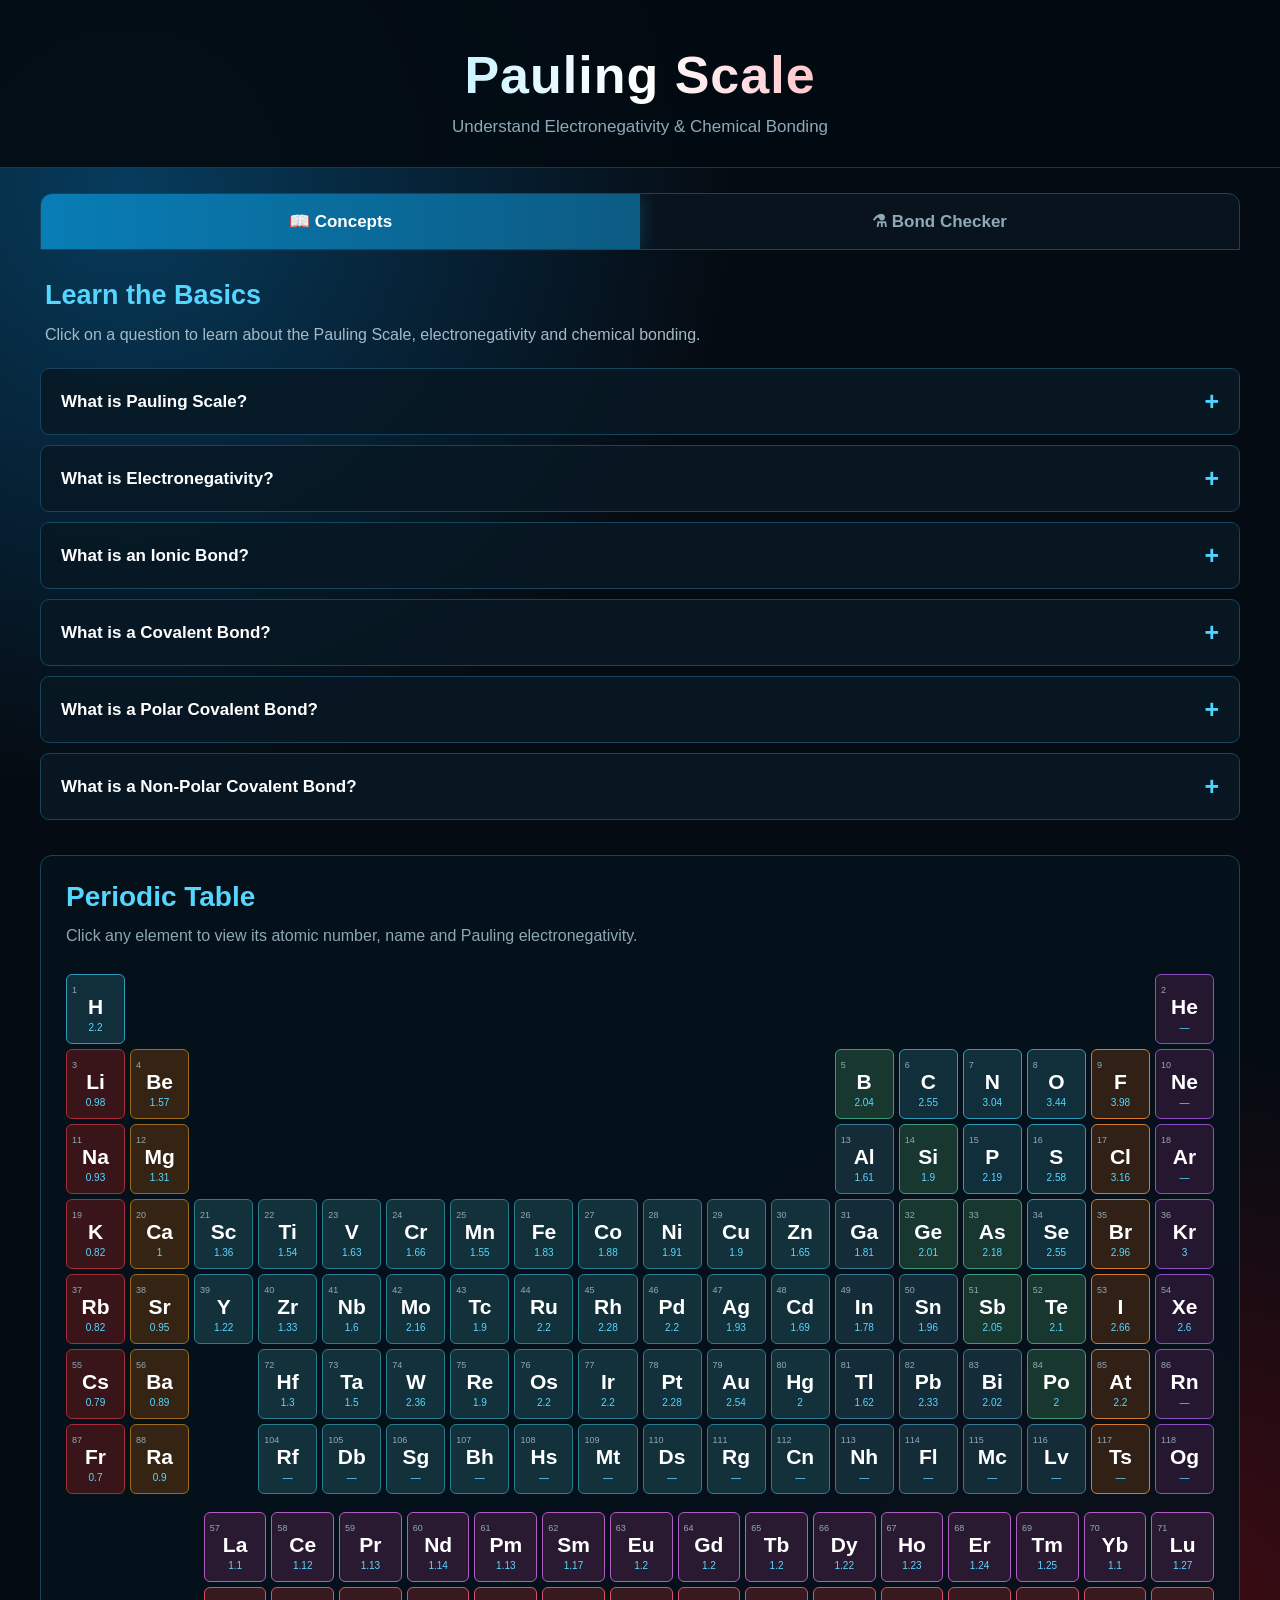
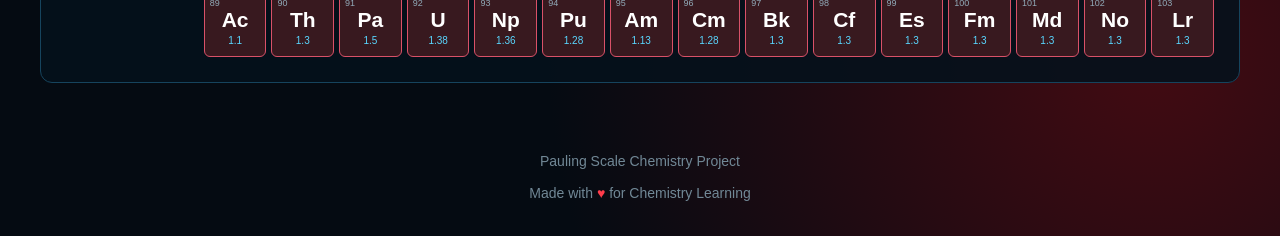
<file: index.html>
<!DOCTYPE html>
<html lang="en">

<head>

    <meta charset="UTF-8">

    <meta name="viewport"
          content="width=device-width, initial-scale=1.0">

    <title>Pauling Scale</title>

    <!-- CSS -->
    <link rel="stylesheet" href="style.css">

</head>


<body>


<!-- =====================================================
     HEADER
===================================================== -->

<header>

    <h1>Pauling Scale</h1>

    <p>
        Understand Electronegativity & Chemical Bonding
    </p>

</header>



<!-- =====================================================
     NAVIGATION TABS
===================================================== -->

<div class="tabs">

    <button
        class="tab-button active"
        onclick="openTab('concepts', this)"
    >
        📖 Concepts
    </button>


    <button
        class="tab-button"
        onclick="openTab('checker', this)"
    >
        ⚗ Bond Checker
    </button>

</div>



<!-- =====================================================
     CONCEPTS TAB
===================================================== -->

<div
    id="concepts"
    class="tab-content active"
>


    <div class="intro">

        <h2>Learn the Basics</h2>

        <p>
            Click on a question to learn about the
            Pauling Scale, electronegativity and
            chemical bonding.
        </p>

    </div>



    <!-- QUESTION 1 -->

    <div class="question-box">

        <button
            class="question"
            onclick="toggleAnswer(this)"
        >

            What is Pauling Scale?

            <span>+</span>

        </button>

        <div class="answer">

            The Pauling scale is used to measure the
            electronegativity of chemical elements.
            It shows how strongly an atom attracts
            shared electrons in a chemical bond.

        </div>

    </div>



    <!-- QUESTION 2 -->

    <div class="question-box">

        <button
            class="question"
            onclick="toggleAnswer(this)"
        >

            What is Electronegativity?

            <span>+</span>

        </button>

        <div class="answer">

            Electronegativity is the ability of an atom
            to attract shared electrons towards itself
            in a chemical bond.

            <br><br>

            Fluorine has the highest electronegativity
            on the Pauling scale.

        </div>

    </div>



    <!-- QUESTION 3 -->

    <div class="question-box">

        <button
            class="question"
            onclick="toggleAnswer(this)"
        >

            What is an Ionic Bond?

            <span>+</span>

        </button>

        <div class="answer">

            An ionic bond is formed when electrons are
            transferred from one atom to another.

            <br><br>

            Example: NaCl

        </div>

    </div>



    <!-- QUESTION 4 -->

    <div class="question-box">

        <button
            class="question"
            onclick="toggleAnswer(this)"
        >

            What is a Covalent Bond?

            <span>+</span>

        </button>

        <div class="answer">

            A covalent bond is formed when two atoms
            share electrons with each other.

            <br><br>

            Examples: H₂, Cl₂ and CH₄.

        </div>

    </div>



    <!-- QUESTION 5 -->

    <div class="question-box">

        <button
            class="question"
            onclick="toggleAnswer(this)"
        >

            What is a Polar Covalent Bond?

            <span>+</span>

        </button>

        <div class="answer">

            A polar covalent bond occurs when electrons
            are shared unequally between two atoms due
            to their difference in electronegativity.

            <br><br>

            Example: H–Cl

        </div>

    </div>



    <!-- QUESTION 6 -->

    <div class="question-box">

        <button
            class="question"
            onclick="toggleAnswer(this)"
        >

            What is a Non-Polar Covalent Bond?

            <span>+</span>

        </button>

        <div class="answer">

            A non-polar covalent bond occurs when
            electrons are shared equally between atoms.

            <br><br>

            Examples: H₂ and Cl₂.

        </div>

    </div>



    <!-- =================================================
         PERIODIC TABLE
    ================================================= -->

    <section class="periodic-section">

        <h2 class="periodic-title">
            Periodic Table
        </h2>

        <p class="periodic-description">

            Click any element to view its atomic number,
            name and Pauling electronegativity.

        </p>


        <div
            id="periodicTable"
            class="periodic-table"
        ></div>


        <div
            id="fBlock"
            class="f-block"
        ></div>


        <div
            id="elementInfo"
            class="element-info"
        ></div>

    </section>


</div>



<!-- =====================================================
     BOND CHECKER TAB
===================================================== -->

<div
    id="checker"
    class="tab-content"
>


    <div class="checker">

        <h2>⚗ Check Bond Type</h2>

        <p class="checker-description">

            Enter two electronegativity values or select
            elements from the Periodic Table.

        </p>


        <div class="checker-grid">


            <!-- EN VALUES -->

            <div class="checker-card">

                <h3>
                    🔵 Enter Electronegativity Values
                </h3>


                <input
                    type="number"
                    id="val1"
                    step="0.01"
                    placeholder="Element 1 EN"
                >


                <input
                    type="number"
                    id="val2"
                    step="0.01"
                    placeholder="Element 2 EN"
                >


                <button
                    class="check-button"
                    onclick="calculateBond()"
                >
                    Check Bond Type
                </button>

            </div>



            <!-- SYMBOLS -->

            <div class="checker-card symbol-card">

                <h3>
                    🔴 Enter Element Symbols
                </h3>


                <input
                    type="text"
                    id="el1"
                    placeholder="Element 1 (e.g., H)"
                >


                <input
                    type="text"
                    id="el2"
                    placeholder="Element 2 (e.g., O)"
                >


                <button
                    class="check-button red-button"
                    onclick="getFromBackend()"
                >
                    Check Using Symbols
                </button>

            </div>

        </div>



        <!-- RESULT -->

        <div
            class="result"
            id="result"
        >

            Enter values or select elements
            to check the bond type.

        </div>

    </div>

</div>



<!-- =====================================================
     FOOTER
===================================================== -->

<footer>

    Pauling Scale Chemistry Project

    <br><br>

    Made with <span>♥</span> for Chemistry Learning

</footer>



<!-- JavaScript -->

<script src="script.js"></script>


</body>

</html>
</file>
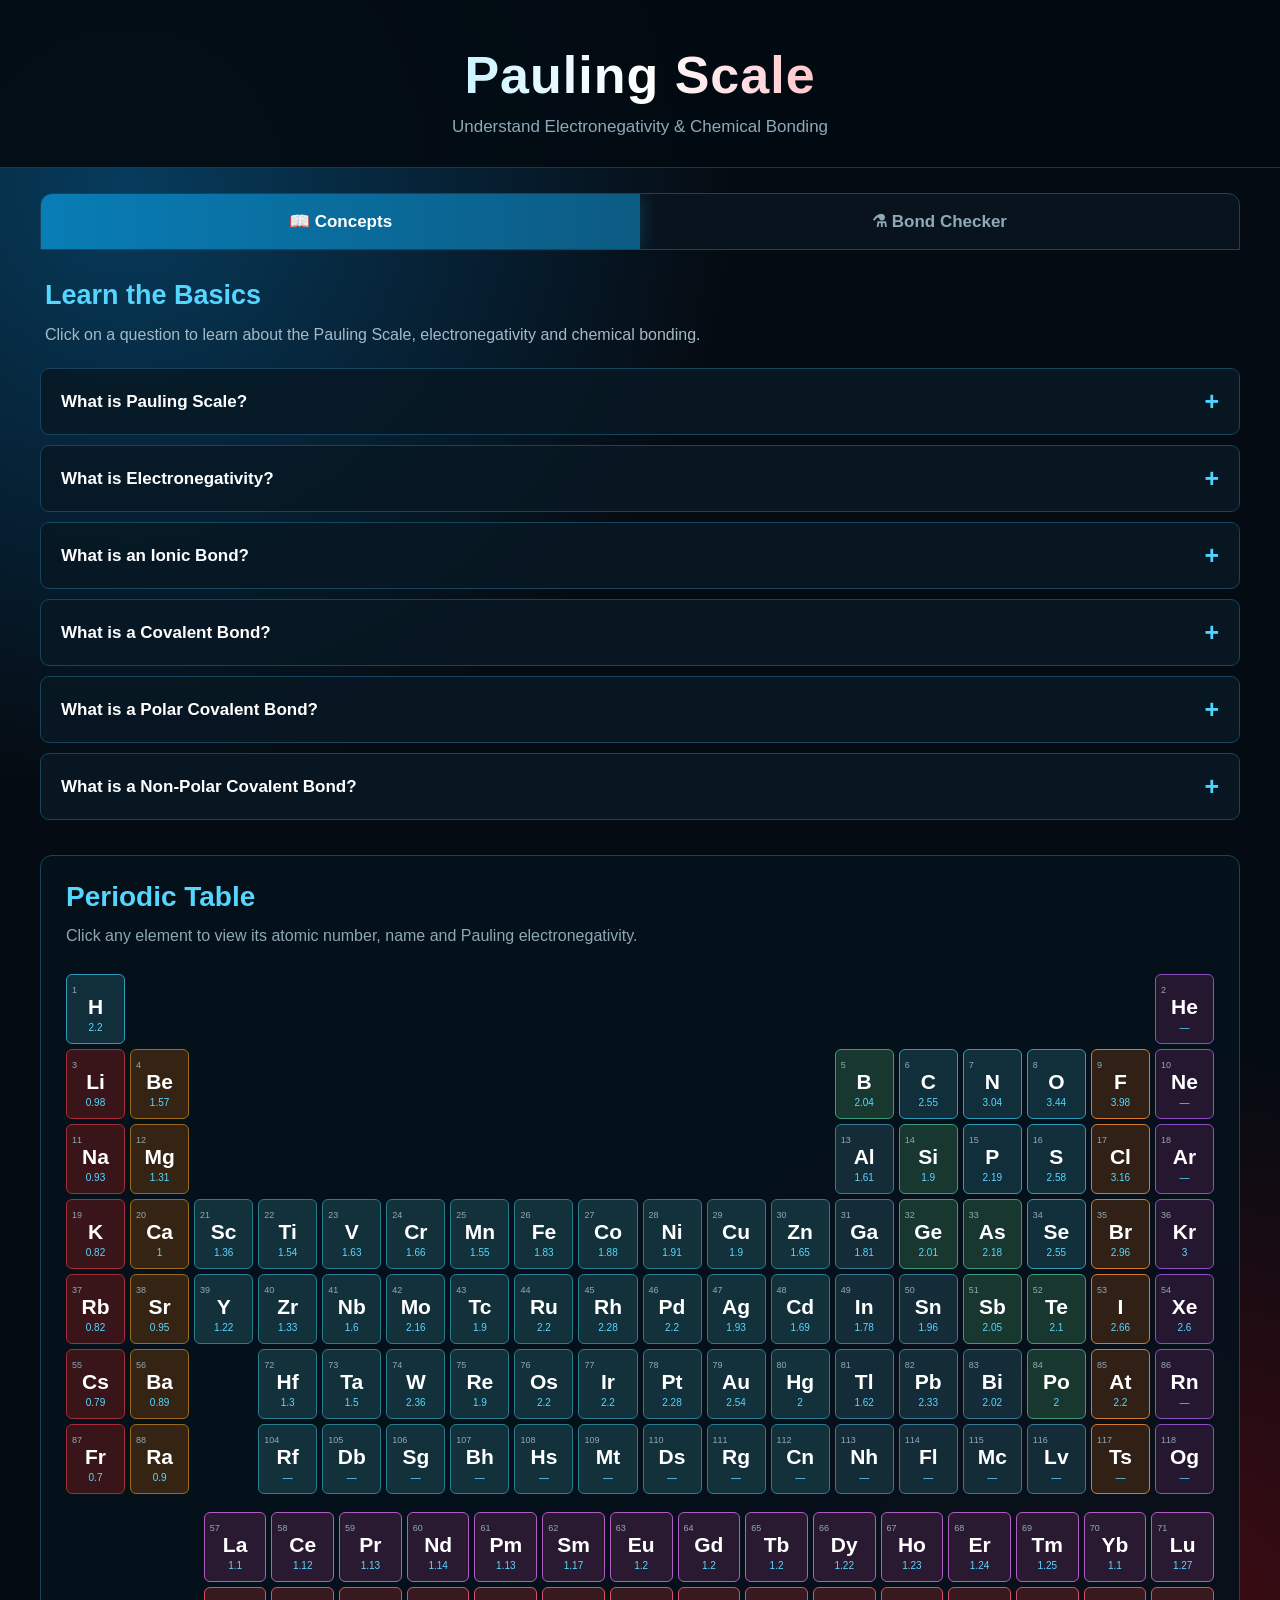
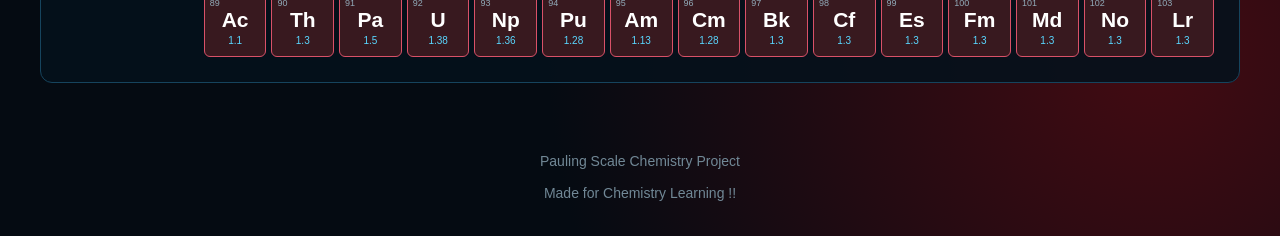
<file: Pauling Scale.html>
<!DOCTYPE html>
<html lang="en">

<head>
    <meta charset="UTF-8">
    <meta name="viewport" content="width=device-width, initial-scale=1.0">

    <title>Pauling Scale</title>

    <style>

        /* =====================================================
           GLOBAL
        ===================================================== */

        * {
            box-sizing: border-box;
            margin: 0;
            padding: 0;
        }

        body {
            font-family: Arial, sans-serif;
            background:
                radial-gradient(circle at 10% 10%, #073b5c 0%, transparent 30%),
                radial-gradient(circle at 90% 90%, #430b12 0%, transparent 30%),
                #050b12;

            color: #ffffff;
            min-height: 100vh;
        }


        /* =====================================================
           HEADER
        ===================================================== */

        header {
            text-align: center;
            padding: 45px 20px 30px;

            background: rgba(3, 10, 17, 0.9);

            border-bottom: 1px solid #14384c;
        }

        header h1 {
            font-size: 52px;
            font-weight: bold;
            letter-spacing: 1px;

            background: linear-gradient(
                90deg,
                #4ed8ff,
                #ffffff,
                #ff3848
            );

            -webkit-background-clip: text;
            -webkit-text-fill-color: transparent;
        }

        header p {
            margin-top: 12px;
            color: #8fa9b8;
            font-size: 17px;
        }


        /* =====================================================
           TABS
        ===================================================== */

        .tabs {
            width: 94%;
            max-width: 1200px;

            margin: 25px auto 0;

            display: flex;

            background: #08131d;

            border: 1px solid #17445d;

            border-radius: 12px 12px 0 0;

            overflow: hidden;
        }

        .tab-button {
            width: 50%;

            padding: 17px;

            background: transparent;

            border: none;

            color: #8fa9b8;

            font-size: 17px;
            font-weight: bold;

            cursor: pointer;

            transition: 0.3s;
        }

        .tab-button:hover {
            background: #0c2535;
            color: white;
        }

        .tab-button.active {
            background: linear-gradient(
                90deg,
                #087db6,
                #0c5b83
            );

            color: white;

            box-shadow:
                0 0 20px rgba(30, 190, 255, 0.25);
        }


        /* =====================================================
           TAB CONTENT
        ===================================================== */

        .tab-content {
            width: 94%;
            max-width: 1200px;

            margin: auto;

            display: none;

            animation: fadeIn 0.4s ease;
        }

        .tab-content.active {
            display: block;
        }

        @keyframes fadeIn {

            from {
                opacity: 0;
                transform: translateY(8px);
            }

            to {
                opacity: 1;
                transform: translateY(0);
            }

        }


        /* =====================================================
           CONCEPTS
        ===================================================== */

        .intro {
            padding: 30px 5px 20px;
        }

        .intro h2 {
            color: #55d6ff;
            margin-bottom: 10px;
            font-size: 27px;
        }

        .intro p {
            color: #a5bac5;
            line-height: 1.7;
        }


        /* =====================================================
           QUESTIONS
        ===================================================== */

        .question-box {
            margin-bottom: 10px;

            background: rgba(8, 24, 36, 0.85);

            border: 1px solid #16445d;

            border-radius: 9px;

            overflow: hidden;

            transition: 0.3s;
        }

        .question-box:hover {
            border-color: #24b9f2;

            box-shadow:
                0 0 15px rgba(20, 180, 255, 0.12);
        }

        .question {
            width: 100%;

            padding: 18px 20px;

            display: flex;
            justify-content: space-between;
            align-items: center;

            background: transparent;

            border: none;

            color: white;

            font-size: 17px;
            font-weight: bold;

            text-align: left;

            cursor: pointer;
        }

        .question span {
            color: #4fd4ff;
            font-size: 25px;

            transition: 0.3s;
        }

        .question.active span {
            transform: rotate(45deg);
            color: #ff3948;
        }

        .answer {
            max-height: 0;

            overflow: hidden;

            padding: 0 20px;

            color: #b2c7d1;

            line-height: 1.7;

            transition:
                max-height 0.35s ease,
                padding 0.35s ease;
        }

        .answer.show {
            max-height: 300px;

            padding:
                0 20px
                20px;
        }


        /* =====================================================
           PERIODIC TABLE SECTION
        ===================================================== */

        .periodic-section {

            margin-top: 35px;
            margin-bottom: 35px;

            padding: 25px;

            background: rgba(5, 17, 27, 0.9);

            border: 1px solid #16445d;

            border-radius: 12px;

            overflow-x: auto;
        }

        .periodic-title {

            color: #55d6ff;

            font-size: 28px;

            margin-bottom: 10px;

        }

        .periodic-description {

            color: #8ea7b5;

            margin-bottom: 25px;

            line-height: 1.6;

        }


        /* =====================================================
           PERIODIC TABLE GRID
        ===================================================== */

        .periodic-table {

            min-width: 1050px;

            display: grid;

            grid-template-columns:
                repeat(18, minmax(48px, 1fr));

            gap: 5px;

        }

        .element {

            min-height: 70px;

            padding: 5px;

            display: flex;

            flex-direction: column;

            align-items: center;

            justify-content: center;

            border-radius: 6px;

            border: 1px solid #24566f;

            background: #102633;

            cursor: pointer;

            transition: 0.2s;

            position: relative;

        }

        .element:hover {

            transform: scale(1.08);

            z-index: 10;

            border-color: #55d6ff;

            box-shadow:
                0 0 18px rgba(40, 200, 255, 0.45);

        }

        .element .number {

            font-size: 9px;

            color: #91aab8;

            align-self: flex-start;

        }

        .element .symbol {

            font-size: 21px;

            font-weight: bold;

            color: white;

        }

        .element .en {

            font-size: 10px;

            margin-top: 3px;

            color: #59d7ff;

        }


        /* Element categories */

        .alkali {
            background: #39151a;
            border-color: #a72b38;
        }

        .alkaline {
            background: #352414;
            border-color: #9b6a20;
        }

        .transition {
            background: #12313a;
            border-color: #287d91;
        }

        .post-transition {
            background: #142b38;
            border-color: #3b7894;
        }

        .metalloid {
            background: #18372f;
            border-color: #3b9b7b;
        }

        .nonmetal {
            background: #102f3a;
            border-color: #2d9bb7;
        }

        .halogen {
            background: #302016;
            border-color: #d47a30;
        }

        .noble {
            background: #25172f;
            border-color: #8d4fc2;
        }

        .lanthanide {
            background: #291a32;
            border-color: #b15bc5;
        }

        .actinide {
            background: #38191f;
            border-color: #d95168;
        }


        /* =====================================================
           F BLOCK
        ===================================================== */

        .f-block {

            margin-top: 18px;

            min-width: 1050px;

            display: grid;

            grid-template-columns:
                repeat(15, minmax(48px, 1fr));

            gap: 5px;

            padding-left: 12%;

        }


        /* =====================================================
           ELEMENT INFO
        ===================================================== */

        .element-info {

            margin-top: 25px;

            padding: 20px;

            display: none;

            background: #07131d;

            border: 1px solid #1c6886;

            border-radius: 10px;

        }

        .element-info.show {
            display: block;
        }

        .element-info h3 {

            color: #55d6ff;

            font-size: 25px;

            margin-bottom: 10px;

        }

        .element-info p {

            color: #b5c8d1;

            margin: 6px 0;

        }

        .element-info strong {
            color: white;
        }

        .select-element-button {

            margin-top: 15px;

            padding: 11px 18px;

            border: none;

            border-radius: 7px;

            background: #087fc1;

            color: white;

            cursor: pointer;

            font-weight: bold;

        }

        .select-element-button:hover {
            background: #0ba9e8;
        }


        /* =====================================================
           BOND CHECKER
        ===================================================== */

        .checker {

            margin-top: 35px;

            padding: 30px;

            background: rgba(7, 20, 30, 0.85);

            border: 1px solid #16445d;

            border-radius: 12px;

        }

        .checker h2 {

            color: #55d6ff;

            margin-bottom: 10px;

        }

        .checker-description {

            color: #91aab7;

            margin-bottom: 25px;

        }

        .checker-grid {

            display: grid;

            grid-template-columns: 1fr 1fr;

            gap: 25px;

        }

        .checker-card {

            padding: 22px;

            background: #081722;

            border: 1px solid #1a465e;

            border-radius: 10px;

        }

        .checker-card h3 {

            margin-bottom: 18px;

            color: white;

        }

        .symbol-card {

            border-color: rgba(255, 50, 65, 0.45);

        }


        /* =====================================================
           INPUTS
        ===================================================== */

        input {

            width: 100%;

            padding: 13px 15px;

            margin-bottom: 12px;

            background: #050d14;

            color: white;

            border: 1px solid #28526a;

            border-radius: 7px;

            outline: none;

            font-size: 15px;

        }

        input:focus {

            border-color: #28c7ff;

            box-shadow:
                0 0 10px rgba(40, 199, 255, 0.15);

        }


        /* =====================================================
           BUTTONS
        ===================================================== */

        .check-button {

            width: 100%;

            padding: 13px;

            border: none;

            border-radius: 7px;

            background:
                linear-gradient(
                    90deg,
                    #087fc1,
                    #12aee8
                );

            color: white;

            font-size: 15px;

            font-weight: bold;

            cursor: pointer;

            transition: 0.3s;

        }

        .check-button:hover {

            transform: translateY(-2px);

            box-shadow:
                0 5px 20px rgba(0, 174, 255, 0.25);

        }

        .red-button {

            background:
                linear-gradient(
                    90deg,
                    #d91f30,
                    #ff3c4b
                );

        }

        .red-button:hover {

            box-shadow:
                0 5px 20px rgba(255, 50, 65, 0.25);

        }


        /* =====================================================
           RESULT
        ===================================================== */

        .result {

            margin-top: 25px;

            padding: 20px;

            text-align: center;

            background: #050d14;

            border: 1px solid #20526b;

            border-radius: 9px;

            color: #55d6ff;

            font-size: 18px;

            min-height: 60px;

            display: flex;

            align-items: center;

            justify-content: center;

        }


        /* =====================================================
           FOOTER
        ===================================================== */

        footer {

            text-align: center;

            padding: 35px 20px;

            color: #718896;

            font-size: 14px;

        }

        footer span {
            color: #ff3c4b;
        }


        /* =====================================================
           RESPONSIVE
        ===================================================== */

        @media(max-width: 700px) {

            header h1 {
                font-size: 38px;
            }

            header p {
                font-size: 14px;
            }

            .checker-grid {
                grid-template-columns: 1fr;
            }

            .tabs {
                width: 95%;
            }

            .tab-content {
                width: 95%;
            }

            .periodic-section,
            .checker {
                padding: 18px;
            }

        }

    </style>

</head>


<body>


<!-- =====================================================
     HEADER
===================================================== -->

<header>

    <h1>Pauling Scale</h1>

    <p>
        Understand Electronegativity & Chemical Bonding
    </p>

</header>



<!-- =====================================================
     TABS
===================================================== -->

<div class="tabs">

    <button
        class="tab-button active"
        onclick="openTab('concepts', this)"
    >
        📖 Concepts
    </button>

    <button
        class="tab-button"
        onclick="openTab('checker', this)"
    >
        ⚗ Bond Checker
    </button>

</div>



<!-- =====================================================
     CONCEPTS TAB
===================================================== -->

<div
    id="concepts"
    class="tab-content active"
>


    <div class="intro">

        <h2>Learn the Basics</h2>

        <p>
            Click on a question to learn about the
            Pauling Scale, electronegativity and
            chemical bonding.
        </p>

    </div>



    <!-- QUESTION 1 -->

    <div class="question-box">

        <button
            class="question"
            onclick="toggleAnswer(this)"
        >

            What is Pauling Scale?

            <span>+</span>

        </button>

        <div class="answer">

            The Pauling scale is used to measure the
            electronegativity of chemical elements.
            It shows how strongly an atom attracts
            shared electrons in a chemical bond.

        </div>

    </div>



    <!-- QUESTION 2 -->

    <div class="question-box">

        <button
            class="question"
            onclick="toggleAnswer(this)"
        >

            What is Electronegativity?

            <span>+</span>

        </button>

        <div class="answer">

            Electronegativity is the ability of an atom
            to attract shared electrons towards itself
            in a chemical bond.

            <br><br>

            Fluorine has the highest electronegativity
            on the Pauling scale.

        </div>

    </div>



    <!-- QUESTION 3 -->

    <div class="question-box">

        <button
            class="question"
            onclick="toggleAnswer(this)"
        >

            What is an Ionic Bond?

            <span>+</span>

        </button>

        <div class="answer">

            An ionic bond is formed when electrons are
            transferred from one atom to another.

            <br><br>

            Example: NaCl

        </div>

    </div>



    <!-- QUESTION 4 -->

    <div class="question-box">

        <button
            class="question"
            onclick="toggleAnswer(this)"
        >

            What is a Covalent Bond?

            <span>+</span>

        </button>

        <div class="answer">

            A covalent bond is formed when two atoms
            share electrons with each other.

            <br><br>

            Examples: H₂, Cl₂ and CH₄.

        </div>

    </div>



    <!-- QUESTION 5 -->

    <div class="question-box">

        <button
            class="question"
            onclick="toggleAnswer(this)"
        >

            What is a Polar Covalent Bond?

            <span>+</span>

        </button>

        <div class="answer">

            A polar covalent bond occurs when electrons
            are shared unequally between two atoms due
            to their difference in electronegativity.

            <br><br>

            Example: H–Cl

        </div>

    </div>



    <!-- QUESTION 6 -->

    <div class="question-box">

        <button
            class="question"
            onclick="toggleAnswer(this)"
        >

            What is a Non-Polar Covalent Bond?

            <span>+</span>

        </button>

        <div class="answer">

            A non-polar covalent bond occurs when
            electrons are shared equally between atoms.

            <br><br>

            Examples: H₂ and Cl₂.

        </div>

    </div>



    <!-- =================================================
         PERIODIC TABLE
    ================================================= -->

    <section class="periodic-section">

        <h2 class="periodic-title">
            Periodic Table
        </h2>

        <p class="periodic-description">

            Click any element to view its atomic number,
            name and Pauling electronegativity.

        </p>


        <!-- MAIN PERIODIC TABLE -->

        <div
            id="periodicTable"
            class="periodic-table"
        ></div>


        <!-- LANTHANIDES + ACTINIDES -->

        <div
            id="fBlock"
            class="f-block"
        ></div>


        <!-- ELEMENT INFORMATION -->

        <div
            id="elementInfo"
            class="element-info"
        ></div>

    </section>


</div>



<!-- =====================================================
     BOND CHECKER TAB
===================================================== -->

<div
    id="checker"
    class="tab-content"
>


    <div class="checker">

        <h2>⚗ Check Bond Type</h2>

        <p class="checker-description">

            Enter two electronegativity values or select
            elements from the Periodic Table.

        </p>


        <div class="checker-grid">


            <!-- VALUES -->

            <div class="checker-card">

                <h3>
                    🔵 Enter Electronegativity Values
                </h3>

                <input
                    type="number"
                    id="val1"
                    step="0.01"
                    placeholder="Element 1 EN"
                >

                <input
                    type="number"
                    id="val2"
                    step="0.01"
                    placeholder="Element 2 EN"
                >

                <button
                    class="check-button"
                    onclick="calculateBond()"
                >
                    Check Bond Type
                </button>

            </div>



            <!-- SYMBOLS -->

            <div class="checker-card symbol-card">

                <h3>
                    🔴 Enter Element Symbols
                </h3>

                <input
                    type="text"
                    id="el1"
                    placeholder="Element 1 (e.g., H)"
                >

                <input
                    type="text"
                    id="el2"
                    placeholder="Element 2 (e.g., O)"
                >

                <button
                    class="check-button red-button"
                    onclick="getFromBackend()"
                >
                    Check Using Symbols
                </button>

            </div>

        </div>


        <div
            class="result"
            id="result"
        >

            Enter values or select elements
            to check the bond type.

        </div>

    </div>

</div>



<!-- =====================================================
     FOOTER
===================================================== -->

<footer>

    Pauling Scale Chemistry Project

    <br><br>

    Made for Chemistry Learning !!

</footer>



<script>


/* =====================================================
   PERIODIC TABLE DATA

   [atomic number, symbol, name, electronegativity,
    category, period, group]
===================================================== */

const elements = [

    [1,"H","Hydrogen",2.20,"nonmetal",1,1],
    [2,"He","Helium",null,"noble",1,18],

    [3,"Li","Lithium",0.98,"alkali",2,1],
    [4,"Be","Beryllium",1.57,"alkaline",2,2],
    [5,"B","Boron",2.04,"metalloid",2,13],
    [6,"C","Carbon",2.55,"nonmetal",2,14],
    [7,"N","Nitrogen",3.04,"nonmetal",2,15],
    [8,"O","Oxygen",3.44,"nonmetal",2,16],
    [9,"F","Fluorine",3.98,"halogen",2,17],
    [10,"Ne","Neon",null,"noble",2,18],

    [11,"Na","Sodium",0.93,"alkali",3,1],
    [12,"Mg","Magnesium",1.31,"alkaline",3,2],
    [13,"Al","Aluminium",1.61,"post-transition",3,13],
    [14,"Si","Silicon",1.90,"metalloid",3,14],
    [15,"P","Phosphorus",2.19,"nonmetal",3,15],
    [16,"S","Sulfur",2.58,"nonmetal",3,16],
    [17,"Cl","Chlorine",3.16,"halogen",3,17],
    [18,"Ar","Argon",null,"noble",3,18],

    [19,"K","Potassium",0.82,"alkali",4,1],
    [20,"Ca","Calcium",1.00,"alkaline",4,2],
    [21,"Sc","Scandium",1.36,"transition",4,3],
    [22,"Ti","Titanium",1.54,"transition",4,4],
    [23,"V","Vanadium",1.63,"transition",4,5],
    [24,"Cr","Chromium",1.66,"transition",4,6],
    [25,"Mn","Manganese",1.55,"transition",4,7],
    [26,"Fe","Iron",1.83,"transition",4,8],
    [27,"Co","Cobalt",1.88,"transition",4,9],
    [28,"Ni","Nickel",1.91,"transition",4,10],
    [29,"Cu","Copper",1.90,"transition",4,11],
    [30,"Zn","Zinc",1.65,"transition",4,12],
    [31,"Ga","Gallium",1.81,"post-transition",4,13],
    [32,"Ge","Germanium",2.01,"metalloid",4,14],
    [33,"As","Arsenic",2.18,"metalloid",4,15],
    [34,"Se","Selenium",2.55,"nonmetal",4,16],
    [35,"Br","Bromine",2.96,"halogen",4,17],
    [36,"Kr","Krypton",3.00,"noble",4,18],

    [37,"Rb","Rubidium",0.82,"alkali",5,1],
    [38,"Sr","Strontium",0.95,"alkaline",5,2],
    [39,"Y","Yttrium",1.22,"transition",5,3],
    [40,"Zr","Zirconium",1.33,"transition",5,4],
    [41,"Nb","Niobium",1.60,"transition",5,5],
    [42,"Mo","Molybdenum",2.16,"transition",5,6],
    [43,"Tc","Technetium",1.90,"transition",5,7],
    [44,"Ru","Ruthenium",2.20,"transition",5,8],
    [45,"Rh","Rhodium",2.28,"transition",5,9],
    [46,"Pd","Palladium",2.20,"transition",5,10],
    [47,"Ag","Silver",1.93,"transition",5,11],
    [48,"Cd","Cadmium",1.69,"transition",5,12],
    [49,"In","Indium",1.78,"post-transition",5,13],
    [50,"Sn","Tin",1.96,"post-transition",5,14],
    [51,"Sb","Antimony",2.05,"metalloid",5,15],
    [52,"Te","Tellurium",2.10,"metalloid",5,16],
    [53,"I","Iodine",2.66,"halogen",5,17],
    [54,"Xe","Xenon",2.60,"noble",5,18],

    [55,"Cs","Cesium",0.79,"alkali",6,1],
    [56,"Ba","Barium",0.89,"alkaline",6,2],
    [57,"La","Lanthanum",1.10,"lanthanide",6,3],
    [58,"Ce","Cerium",1.12,"lanthanide",6,4],
    [59,"Pr","Praseodymium",1.13,"lanthanide",6,5],
    [60,"Nd","Neodymium",1.14,"lanthanide",6,6],
    [61,"Pm","Promethium",1.13,"lanthanide",6,7],
    [62,"Sm","Samarium",1.17,"lanthanide",6,8],
    [63,"Eu","Europium",1.20,"lanthanide",6,9],
    [64,"Gd","Gadolinium",1.20,"lanthanide",6,10],
    [65,"Tb","Terbium",1.20,"lanthanide",6,11],
    [66,"Dy","Dysprosium",1.22,"lanthanide",6,12],
    [67,"Ho","Holmium",1.23,"lanthanide",6,13],
    [68,"Er","Erbium",1.24,"lanthanide",6,14],
    [69,"Tm","Thulium",1.25,"lanthanide",6,15],
    [70,"Yb","Ytterbium",1.10,"lanthanide",6,16],
    [71,"Lu","Lutetium",1.27,"lanthanide",6,17],

    [72,"Hf","Hafnium",1.30,"transition",6,4],
    [73,"Ta","Tantalum",1.50,"transition",6,5],
    [74,"W","Tungsten",2.36,"transition",6,6],
    [75,"Re","Rhenium",1.90,"transition",6,7],
    [76,"Os","Osmium",2.20,"transition",6,8],
    [77,"Ir","Iridium",2.20,"transition",6,9],
    [78,"Pt","Platinum",2.28,"transition",6,10],
    [79,"Au","Gold",2.54,"transition",6,11],
    [80,"Hg","Mercury",2.00,"transition",6,12],
    [81,"Tl","Thallium",1.62,"post-transition",6,13],
    [82,"Pb","Lead",2.33,"post-transition",6,14],
    [83,"Bi","Bismuth",2.02,"post-transition",6,15],
    [84,"Po","Polonium",2.00,"metalloid",6,16],
    [85,"At","Astatine",2.20,"halogen",6,17],
    [86,"Rn","Radon",null,"noble",6,18],

    [87,"Fr","Francium",0.70,"alkali",7,1],
    [88,"Ra","Radium",0.90,"alkaline",7,2],
    [89,"Ac","Actinium",1.10,"actinide",7,3],
    [90,"Th","Thorium",1.30,"actinide",7,4],
    [91,"Pa","Protactinium",1.50,"actinide",7,5],
    [92,"U","Uranium",1.38,"actinide",7,6],
    [93,"Np","Neptunium",1.36,"actinide",7,7],
    [94,"Pu","Plutonium",1.28,"actinide",7,8],
    [95,"Am","Americium",1.13,"actinide",7,9],
    [96,"Cm","Curium",1.28,"actinide",7,10],
    [97,"Bk","Berkelium",1.30,"actinide",7,11],
    [98,"Cf","Californium",1.30,"actinide",7,12],
    [99,"Es","Einsteinium",1.30,"actinide",7,13],
    [100,"Fm","Fermium",1.30,"actinide",7,14],
    [101,"Md","Mendelevium",1.30,"actinide",7,15],
    [102,"No","Nobelium",1.30,"actinide",7,16],
    [103,"Lr","Lawrencium",1.30,"actinide",7,17],

    [104,"Rf","Rutherfordium",null,"transition",7,4],
    [105,"Db","Dubnium",null,"transition",7,5],
    [106,"Sg","Seaborgium",null,"transition",7,6],
    [107,"Bh","Bohrium",null,"transition",7,7],
    [108,"Hs","Hassium",null,"transition",7,8],
    [109,"Mt","Meitnerium",null,"transition",7,9],
    [110,"Ds","Darmstadtium",null,"transition",7,10],
    [111,"Rg","Roentgenium",null,"transition",7,11],
    [112,"Cn","Copernicium",null,"transition",7,12],
    [113,"Nh","Nihonium",null,"post-transition",7,13],
    [114,"Fl","Flerovium",null,"post-transition",7,14],
    [115,"Mc","Moscovium",null,"post-transition",7,15],
    [116,"Lv","Livermorium",null,"post-transition",7,16],
    [117,"Ts","Tennessine",null,"halogen",7,17],
    [118,"Og","Oganesson",null,"noble",7,18]

];



/* =====================================================
   CREATE PERIODIC TABLE
===================================================== */

const table =
    document.getElementById("periodicTable");

const fBlock =
    document.getElementById("fBlock");


elements.forEach(element => {

    const [
        number,
        symbol,
        name,
        en,
        category,
        period,
        group
    ] = element;


    /*
        Lanthanides and Actinides
        are displayed separately.
    */

    if (
        category === "lanthanide" ||
        category === "actinide"
    ) {
        return;
    }


    const box =
        createElementBox(element);


    box.style.gridColumn = group;

    box.style.gridRow = period;

    table.appendChild(box);

});



/* =====================================================
   F-BLOCK
===================================================== */

elements
    .filter(e =>
        e[4] === "lanthanide" ||
        e[4] === "actinide"
    )
    .forEach(element => {

        const box =
            createElementBox(element);

        fBlock.appendChild(box);

    });



/* =====================================================
   CREATE ELEMENT BOX
===================================================== */

function createElementBox(element) {

    const [
        number,
        symbol,
        name,
        en,
        category
    ] = element;


    const box =
        document.createElement("div");


    box.className =
        "element " + category;


    box.innerHTML = `

        <div class="number">
            ${number}
        </div>

        <div class="symbol">
            ${symbol}
        </div>

        <div class="en">
            ${en !== null ? en : "—"}
        </div>

    `;


    box.title =
        name;


    box.onclick =
        function() {

            showElement(element);

        };


    return box;

}



/* =====================================================
   SHOW ELEMENT INFORMATION
===================================================== */

function showElement(element) {

    const [
        number,
        symbol,
        name,
        en,
        category
    ] = element;


    const info =
        document.getElementById("elementInfo");


    info.classList.add("show");


    info.innerHTML = `

        <h3>
            ${name} (${symbol})
        </h3>

        <p>
            <strong>Atomic Number:</strong>
            ${number}
        </p>

        <p>
            <strong>Element:</strong>
            ${name}
        </p>

        <p>
            <strong>Symbol:</strong>
            ${symbol}
        </p>

        <p>
            <strong>Pauling Electronegativity:</strong>
            ${en !== null ? en : "Not available"}
        </p>

        <p>
            <strong>Category:</strong>
            ${category}
        </p>

        ${
            en !== null
            ?
            `
            <button
                class="select-element-button"
                onclick="selectElement('${symbol}', ${en})"
            >
                Use This Element in Bond Checker
            </button>
            `
            :
            `
            <p>
                Electronegativity value is not
                available for this element.
            </p>
            `
        }

    `;

}



/* =====================================================
   SELECT ELEMENT FOR BOND CHECKER
===================================================== */

let selectedElement = 0;


function selectElement(symbol, en) {

    if (selectedElement === 0) {

        document.getElementById("val1").value =
            en;

        document.getElementById("el1").value =
            symbol;

        selectedElement = 1;


        document.getElementById("result").innerText =
            `${symbol} selected as Element 1. Select another element.`;

    }

    else {

        document.getElementById("val2").value =
            en;

        document.getElementById("el2").value =
            symbol;

        selectedElement = 0;


        calculateBond();

    }


    /*
        Automatically open Bond Checker
    */

    document
        .querySelectorAll(".tab-button")
        .forEach(button =>
            button.classList.remove("active")
        );


    document
        .querySelectorAll(".tab-content")
        .forEach(tab =>
            tab.classList.remove("active")
        );


    document
        .querySelectorAll(".tab-button")[1]
        .classList.add("active");


    document
        .getElementById("checker")
        .classList.add("active");


    window.scrollTo({
        top: 0,
        behavior: "smooth"
    });

}



/* =====================================================
   TAB SYSTEM
===================================================== */

function openTab(tabName, button) {

    document
        .querySelectorAll(".tab-content")
        .forEach(tab => {

            tab.classList.remove("active");

        });


    document
        .querySelectorAll(".tab-button")
        .forEach(btn => {

            btn.classList.remove("active");

        });


    document
        .getElementById(tabName)
        .classList.add("active");


    button.classList.add("active");

}



/* =====================================================
   QUESTION / ANSWER
===================================================== */

function toggleAnswer(button) {

    const answer =
        button.nextElementSibling;


    const isOpen =
        answer.classList.contains("show");


    document
        .querySelectorAll(".answer")
        .forEach(item => {

            item.classList.remove("show");

        });


    document
        .querySelectorAll(".question")
        .forEach(item => {

            item.classList.remove("active");

        });


    if (!isOpen) {

        answer.classList.add("show");

        button.classList.add("active");

    }

}



/* =====================================================
   BOND CALCULATOR
===================================================== */

function calculateBond() {

    const a =
        parseFloat(
            document.getElementById("val1").value
        );


    const b =
        parseFloat(
            document.getElementById("val2").value
        );


    const result =
        document.getElementById("result");


    if (isNaN(a) || isNaN(b)) {

        result.innerText =
            "⚠ Please enter both electronegativity values.";

        return;

    }


    const diff =
        Math.abs(a - b);


    let type;


    if (diff > 1.7) {

        type =
            "Ionic Bond";

    }

    else if (diff > 0.4) {

        type =
            "Polar Covalent Bond";

    }

    else {

        type =
            "Non-Polar Covalent Bond";

    }


    result.innerText =
        `Difference: ${diff.toFixed(2)} → ${type}`;

}



/* =====================================================
   BACKEND CONNECTION
===================================================== */

function getFromBackend() {

    const el1 =
        document
            .getElementById("el1")
            .value
            .trim();


    const el2 =
        document
            .getElementById("el2")
            .value
            .trim();


    const result =
        document.getElementById("result");


    if (!el1 || !el2) {

        result.innerText =
            "⚠ Please enter both element symbols.";

        return;

    }


    const url =
        `http://127.0.0.1:5000/calculate?el1=${encodeURIComponent(el1)}&el2=${encodeURIComponent(el2)}`;


    result.innerText =
        "⏳ Checking...";


    fetch(url)

        .then(response => {

            if (!response.ok) {

                throw new Error(
                    "Server Error"
                );

            }

            return response.json();

        })

        .then(data => {

            result.innerText =
                `Difference: ${data.diff} → ${data.type}`;

        })

        .catch(error => {

            console.log(error);

            result.innerText =
                "❌ Backend not connected.";

        });

}

</script>


</body>

</html>
</file>
<file: style.css>
/* =====================================================
   GLOBAL
===================================================== */

* {
    box-sizing: border-box;
    margin: 0;
    padding: 0;
}

body {

    font-family: Arial, sans-serif;

    background:
        radial-gradient(
            circle at 10% 10%,
            #073b5c 0%,
            transparent 30%
        ),

        radial-gradient(
            circle at 90% 90%,
            #430b12 0%,
            transparent 30%
        ),

        #050b12;

    color: #ffffff;

    min-height: 100vh;
}



/* =====================================================
   HEADER
===================================================== */

header {

    text-align: center;

    padding: 45px 20px 30px;

    background: rgba(3, 10, 17, 0.9);

    border-bottom: 1px solid #14384c;
}

header h1 {

    font-size: 52px;

    font-weight: bold;

    letter-spacing: 1px;

    background:
        linear-gradient(
            90deg,
            #4ed8ff,
            #ffffff,
            #ff3848
        );

    -webkit-background-clip: text;

    -webkit-text-fill-color: transparent;
}

header p {

    margin-top: 12px;

    color: #8fa9b8;

    font-size: 17px;
}



/* =====================================================
   TABS
===================================================== */

.tabs {

    width: 94%;

    max-width: 1200px;

    margin: 25px auto 0;

    display: flex;

    background: #08131d;

    border: 1px solid #17445d;

    border-radius: 12px 12px 0 0;

    overflow: hidden;
}

.tab-button {

    width: 50%;

    padding: 17px;

    background: transparent;

    border: none;

    color: #8fa9b8;

    font-size: 17px;

    font-weight: bold;

    cursor: pointer;

    transition: 0.3s;
}

.tab-button:hover {

    background: #0c2535;

    color: white;
}

.tab-button.active {

    background:
        linear-gradient(
            90deg,
            #087db6,
            #0c5b83
        );

    color: white;

    box-shadow:
        0 0 20px rgba(
            30,
            190,
            255,
            0.25
        );
}



/* =====================================================
   TAB CONTENT
===================================================== */

.tab-content {

    width: 94%;

    max-width: 1200px;

    margin: auto;

    display: none;

    animation: fadeIn 0.4s ease;
}

.tab-content.active {

    display: block;
}

@keyframes fadeIn {

    from {

        opacity: 0;

        transform:
            translateY(8px);
    }

    to {

        opacity: 1;

        transform:
            translateY(0);
    }
}



/* =====================================================
   INTRO
===================================================== */

.intro {

    padding:
        30px
        5px
        20px;
}

.intro h2 {

    color: #55d6ff;

    margin-bottom: 10px;

    font-size: 27px;
}

.intro p {

    color: #a5bac5;

    line-height: 1.7;
}



/* =====================================================
   QUESTIONS
===================================================== */

.question-box {

    margin-bottom: 10px;

    background:
        rgba(
            8,
            24,
            36,
            0.85
        );

    border:
        1px solid #16445d;

    border-radius: 9px;

    overflow: hidden;

    transition: 0.3s;
}

.question-box:hover {

    border-color: #24b9f2;

    box-shadow:
        0 0 15px
        rgba(
            20,
            180,
            255,
            0.12
        );
}

.question {

    width: 100%;

    padding: 18px 20px;

    display: flex;

    justify-content:
        space-between;

    align-items: center;

    background: transparent;

    border: none;

    color: white;

    font-size: 17px;

    font-weight: bold;

    text-align: left;

    cursor: pointer;
}

.question span {

    color: #4fd4ff;

    font-size: 25px;

    transition: 0.3s;
}

.question.active span {

    transform:
        rotate(45deg);

    color: #ff3948;
}

.answer {

    max-height: 0;

    overflow: hidden;

    padding: 0 20px;

    color: #b2c7d1;

    line-height: 1.7;

    transition:
        max-height 0.35s ease,
        padding 0.35s ease;
}

.answer.show {

    max-height: 300px;

    padding:
        0 20px
        20px;
}



/* =====================================================
   PERIODIC TABLE
===================================================== */

.periodic-section {

    margin-top: 35px;

    margin-bottom: 35px;

    padding: 25px;

    background:
        rgba(
            5,
            17,
            27,
            0.9
        );

    border:
        1px solid #16445d;

    border-radius: 12px;

    overflow-x: auto;
}

.periodic-title {

    color: #55d6ff;

    font-size: 28px;

    margin-bottom: 10px;
}

.periodic-description {

    color: #8ea7b5;

    margin-bottom: 25px;

    line-height: 1.6;
}

.periodic-table {

    min-width: 1050px;

    display: grid;

    grid-template-columns:
        repeat(
            18,
            minmax(
                48px,
                1fr
            )
        );

    gap: 5px;
}



/* =====================================================
   ELEMENT
===================================================== */

.element {

    min-height: 70px;

    padding: 5px;

    display: flex;

    flex-direction: column;

    align-items: center;

    justify-content: center;

    border-radius: 6px;

    border:
        1px solid #24566f;

    background: #102633;

    cursor: pointer;

    transition: 0.2s;

    position: relative;
}

.element:hover {

    transform:
        scale(1.08);

    z-index: 10;

    border-color:
        #55d6ff;

    box-shadow:
        0 0 18px
        rgba(
            40,
            200,
            255,
            0.45
        );
}

.element .number {

    font-size: 9px;

    color: #91aab8;

    align-self:
        flex-start;
}

.element .symbol {

    font-size: 21px;

    font-weight: bold;

    color: white;
}

.element .en {

    font-size: 10px;

    margin-top: 3px;

    color: #59d7ff;
}



/* =====================================================
   ELEMENT COLORS
===================================================== */

.alkali {

    background: #39151a;

    border-color: #a72b38;
}

.alkaline {

    background: #352414;

    border-color: #9b6a20;
}

.transition {

    background: #12313a;

    border-color: #287d91;
}

.post-transition {

    background: #142b38;

    border-color: #3b7894;
}

.metalloid {

    background: #18372f;

    border-color: #3b9b7b;
}

.nonmetal {

    background: #102f3a;

    border-color: #2d9bb7;
}

.halogen {

    background: #302016;

    border-color: #d47a30;
}

.noble {

    background: #25172f;

    border-color: #8d4fc2;
}

.lanthanide {

    background: #291a32;

    border-color: #b15bc5;
}

.actinide {

    background: #38191f;

    border-color: #d95168;
}



/* =====================================================
   F BLOCK
===================================================== */

.f-block {

    margin-top: 18px;

    min-width: 1050px;

    display: grid;

    grid-template-columns:
        repeat(
            15,
            minmax(
                48px,
                1fr
            )
        );

    gap: 5px;

    padding-left: 12%;
}



/* =====================================================
   ELEMENT INFORMATION
===================================================== */

.element-info {

    margin-top: 25px;

    padding: 20px;

    display: none;

    background: #07131d;

    border:
        1px solid #1c6886;

    border-radius: 10px;
}

.element-info.show {

    display: block;
}

.element-info h3 {

    color: #55d6ff;

    font-size: 25px;

    margin-bottom: 10px;
}

.element-info p {

    color: #b5c8d1;

    margin: 6px 0;
}

.element-info strong {

    color: white;
}

.select-element-button {

    margin-top: 15px;

    padding:
        11px 18px;

    border: none;

    border-radius: 7px;

    background: #087fc1;

    color: white;

    cursor: pointer;

    font-weight: bold;
}

.select-element-button:hover {

    background: #0ba9e8;
}



/* =====================================================
   BOND CHECKER
===================================================== */

.checker {

    margin-top: 35px;

    padding: 30px;

    background:
        rgba(
            7,
            20,
            30,
            0.85
        );

    border:
        1px solid #16445d;

    border-radius: 12px;
}

.checker h2 {

    color: #55d6ff;

    margin-bottom: 10px;
}

.checker-description {

    color: #91aab7;

    margin-bottom: 25px;
}

.checker-grid {

    display: grid;

    grid-template-columns:
        1fr 1fr;

    gap: 25px;
}

.checker-card {

    padding: 22px;

    background: #081722;

    border:
        1px solid #1a465e;

    border-radius: 10px;
}

.checker-card h3 {

    margin-bottom: 18px;

    color: white;
}

.symbol-card {

    border-color:
        rgba(
            255,
            50,
            65,
            0.45
        );
}



/* =====================================================
   INPUT
===================================================== */

input {

    width: 100%;

    padding:
        13px 15px;

    margin-bottom: 12px;

    background: #050d14;

    color: white;

    border:
        1px solid #28526a;

    border-radius: 7px;

    outline: none;

    font-size: 15px;
}

input:focus {

    border-color:
        #28c7ff;

    box-shadow:
        0 0 10px
        rgba(
            40,
            199,
            255,
            0.15
        );
}



/* =====================================================
   BUTTONS
===================================================== */

.check-button {

    width: 100%;

    padding: 13px;

    border: none;

    border-radius: 7px;

    background:
        linear-gradient(
            90deg,
            #087fc1,
            #12aee8
        );

    color: white;

    font-size: 15px;

    font-weight: bold;

    cursor: pointer;

    transition: 0.3s;
}

.check-button:hover {

    transform:
        translateY(-2px);

    box-shadow:
        0 5px 20px
        rgba(
            0,
            174,
            255,
            0.25
        );
}

.red-button {

    background:
        linear-gradient(
            90deg,
            #d91f30,
            #ff3c4b
        );
}

.red-button:hover {

    box-shadow:
        0 5px 20px
        rgba(
            255,
            50,
            65,
            0.25
        );
}



/* =====================================================
   RESULT
===================================================== */

.result {

    margin-top: 25px;

    padding: 20px;

    text-align: center;

    background: #050d14;

    border:
        1px solid #20526b;

    border-radius: 9px;

    color: #55d6ff;

    font-size: 18px;

    min-height: 60px;

    display: flex;

    align-items: center;

    justify-content: center;
}



/* =====================================================
   FOOTER
===================================================== */

footer {

    text-align: center;

    padding:
        35px 20px;

    color: #718896;

    font-size: 14px;
}

footer span {

    color: #ff3c4b;
}



/* =====================================================
   MOBILE
===================================================== */

@media(max-width: 700px) {

    header h1 {

        font-size: 38px;
    }

    header p {

        font-size: 14px;
    }

    .checker-grid {

        grid-template-columns:
            1fr;
    }

    .tabs {

        width: 95%;
    }

    .tab-content {

        width: 95%;
    }

    .periodic-section,
    .checker {

        padding: 18px;
    }

}
</file>
